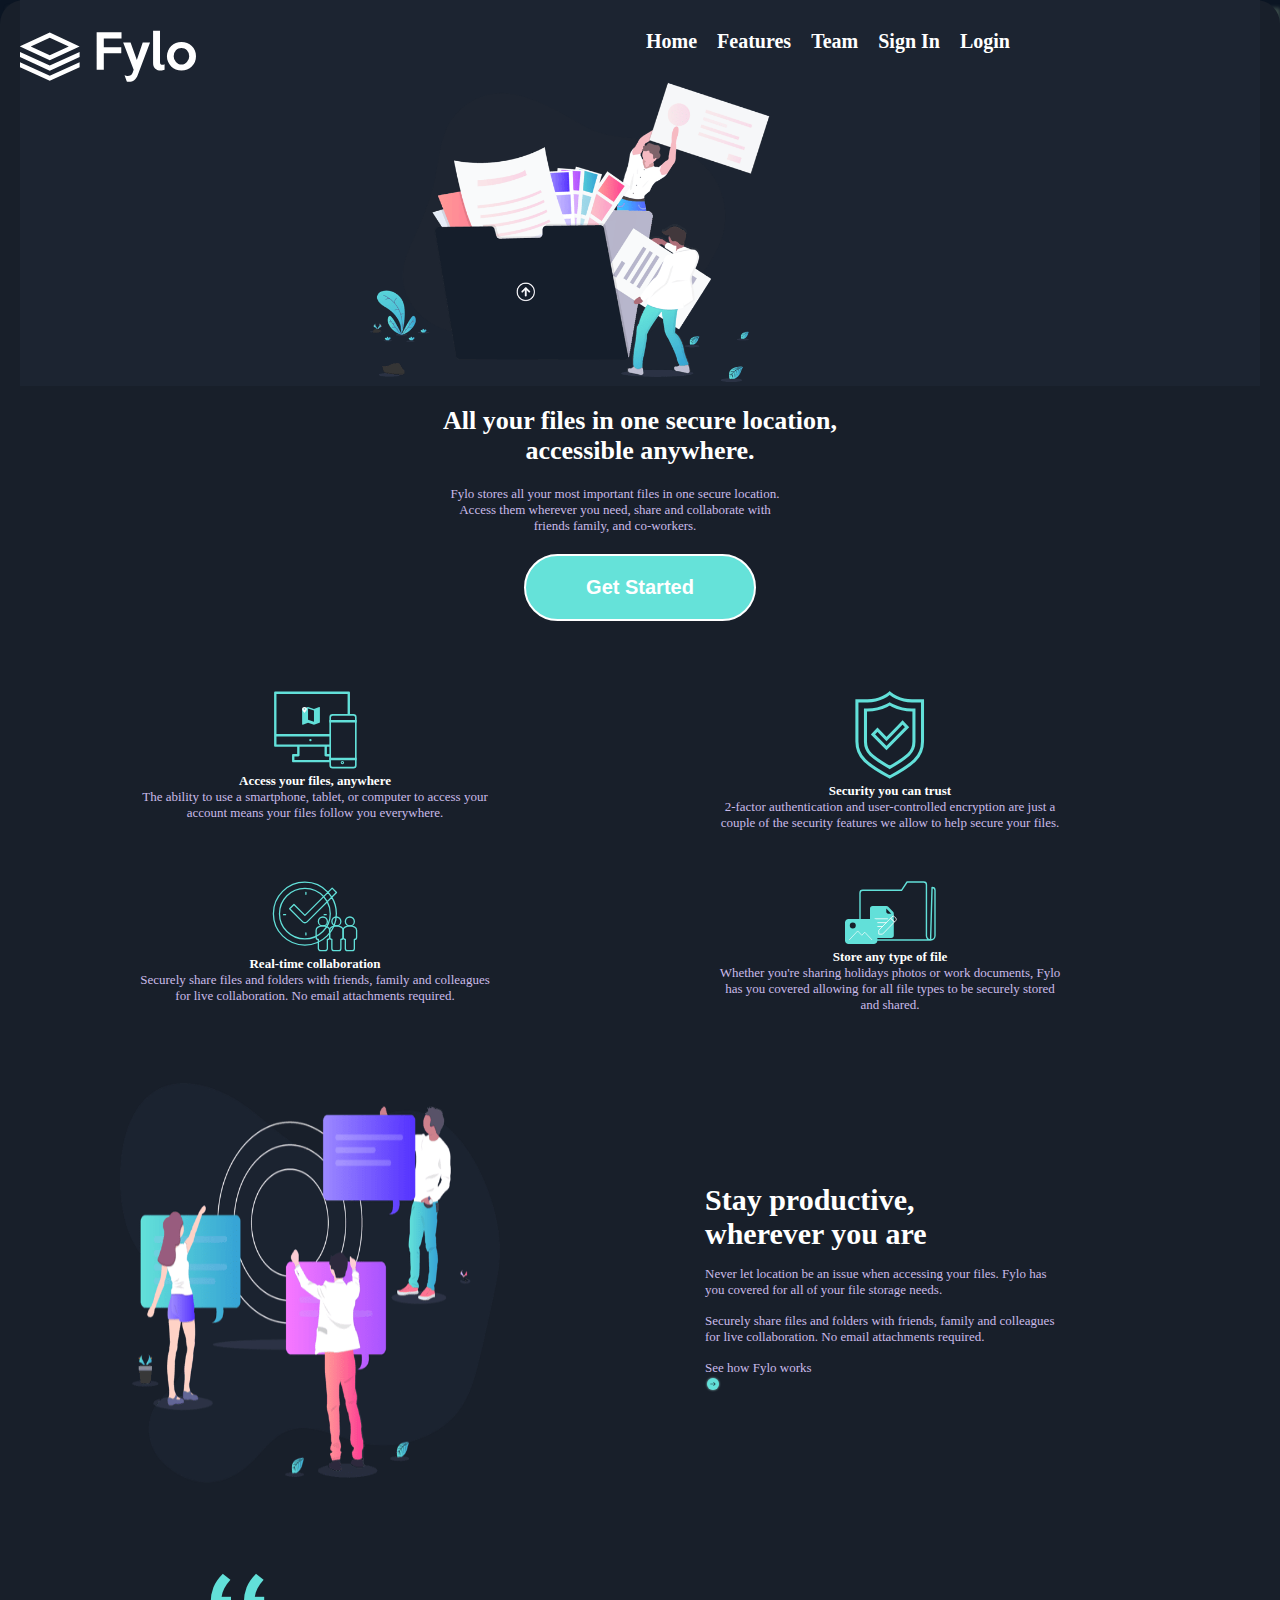
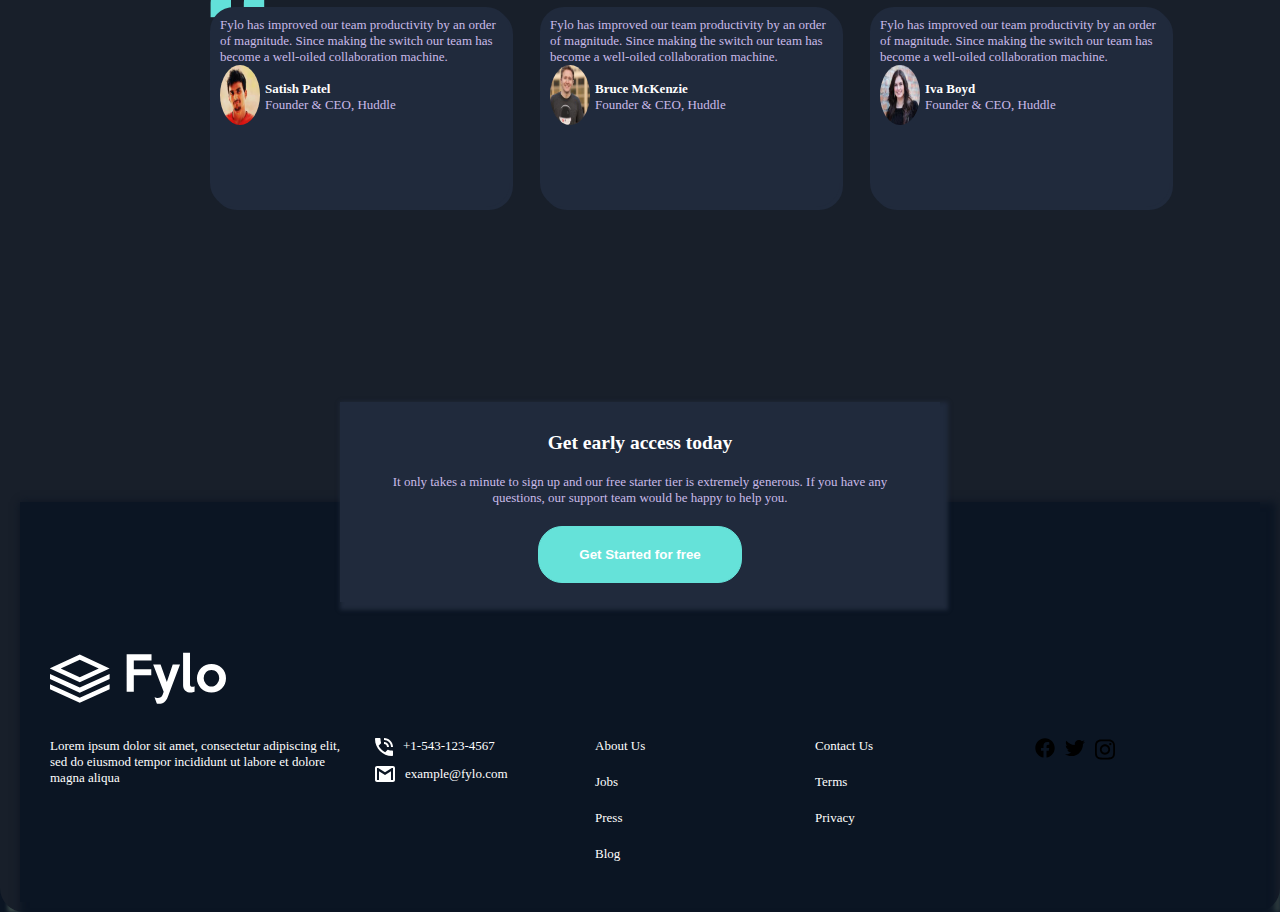
<file: fylo-dark-theme-landing-page/index.html>
<!DOCTYPE html>
<html lang="en">
<head>
  <meta charset="UTF-8">
  <meta name="viewport" content="width=device-width, initial-scale=1.0"> 
  <title>Frontend Mentor | Fylo landing page with dark theme and features grid</title>  
  <link rel="stylesheet" href="./index.css">
</head>
<body>
<div class="allcontent"> 
 <div class="nav">
  <div class="navi">
  <img src="./images/logo.svg" alt="">
  <!-- <h1>Fylo</h1> -->
  <nav>
    <p><a href="">home</a></p>
    <p><a href="">features</a></p>
    <p><a href="">team</a></p>
    <p><a href="">sign in</a></p>
    <p><a href="">Login</a></p>
  </nav>
</div>
 

  <div class="image">
    <img src="./images/illustration-intro.png" alt="">
  </div>
 </div>
 <div class="content">
  <div class="firstcontent">
  <h1>All your files in one secure location, accessible anywhere.</h1>
  <p>Fylo stores all your most important files in one secure location. Access them wherever 
    you need, share and collaborate with friends family, and co-workers.
  </p>

  <button>get Started</button>
  </div>
  
  <div class="secondcontent">
    <div class="first">
      <img src="./images/icon1.svg" alt="">
      <p>Access your files, anywhere</p>
      <p>The ability to use a smartphone, tablet, or computer to access your account means your 
        files follow you everywhere.</p>
    </div>

    <div class="first">
      <img src="./images/icon-security.svg" alt="">
      <p>Security you can trust</p>
      <p>2-factor authentication and user-controlled encryption are just a couple of the security 
        features we allow to help secure your files.
      </p>
    </div>

    <div class="first">
      <img src="./images/icon4.svg" alt="">
      <p> Real-time collaboration</p>
      <p> Securely share files and folders with friends, family and colleagues for live collaboration. 
        No email attachments required.</p>
    </div>

    <div class="first">
      <img src="./images/icon2.svg" alt="">
      <p> Store any type of file</p>
      <p>Whether you're sharing holidays photos or work documents, Fylo has you covered allowing for all 
        file types to be securely stored and shared.
      </p>
    </div>
  </div>


  <div class="thirdcontent">
    <img src="./images/illustration-stay-productive.png" alt="">
    <div>
      <p>Stay productive,<br> wherever you are
      </p>
      <p>Never let location be an issue when accessing your files. Fylo has you covered for all of your file 
        storage needs.
      </p>
      <p>Securely share files and folders with friends, family and colleagues for live collaboration. No email 
        attachments required.</p>
        <span>
          <p> See how Fylo works</p>
          <img src="./images/icon3.svg" alt="">
        </span>
    </div>
  </div>



  <div class="fourthcontent">
    <img src="./images/bg-quotes.png" alt="">
   <div class="manu">
    <div class="thephotos">
      <p> Fylo has improved our team productivity by an order of magnitude. Since making the switch our team has 
        become a well-oiled collaboration machine.</p>
      <img src="./images/profile-1.jpg" alt="">
      <span>
        <p> Satish Patel <br>
          Founder & CEO, Huddle</p>
      </span>  
    </div>


    <div class="thephotos">
      <p> Fylo has improved our team productivity by an order of magnitude. Since making the switch our team has 
        become a well-oiled collaboration machine.</p>
      <img src="./images/profile-2.jpg" alt="">
      <span>
        <p>Bruce McKenzie <br>
          Founder & CEO, Huddle</p>
      </span>  
    </div>


    <div class="thephotos">
      <p> Fylo has improved our team productivity by an order of magnitude. Since making the switch our team has 
        become a well-oiled collaboration machine.</p>
      <img src="./images/profile-3.jpg" alt="">
      <span>
        <p> Iva Boyd  <br>
          Founder & CEO, Huddle
        </p>
      </span>  
    </div>
  </div>
  </div>


  <div class="fifthcontent">
    <h2>Get early access today</h2>
    <p>It only takes a minute to sign up and our free starter tier is extremely generous. If you have any 
      questions, our support team would be happy to help you.</p>
      <button>Get Started for free</button>
  </div>

</div>


  <footer class="footer">

    <div class="fylo">
      <img src="./images/logo.svg" alt="">
      <!-- <h1>Fylo</h1> -->
    </div>

<div class="foter">
    
     <div>
       <p> Lorem ipsum dolor sit amet, consectetur adipiscing elit, sed do eiusmod tempor incididunt ut labore et 
         dolore magna aliqua
       </p>
     </div>

     <div>
      <div class="nextdown">
          <img src="./images/icon-phone.svg" alt="">
          <p>  +1-543-123-4567</p>
      </div>

      <div class="nextdown">
         <img src="./images/icon-email.svg" alt="">
         <p>example@fylo.com</p>
      </div>

     </div>

     <div class="links">
      <p>About Us</p>
      <p>Jobs</p>
      <p>Press</p>
      <p>Blog</p>
     </div>

     <div class="links">
      <p>Contact Us</p>
      <p>Terms</p>
      <p>Privacy</p>
     </div>

     <div class="icons">
      <img src="./others/facebook.svg" alt="">
      <img src="./others/twitter.svg" alt="">
      <img src="./others/instagram.svg" alt="">
     </div>
  </div>
  </footer>
</div>
 
</body>
</html>
</file>
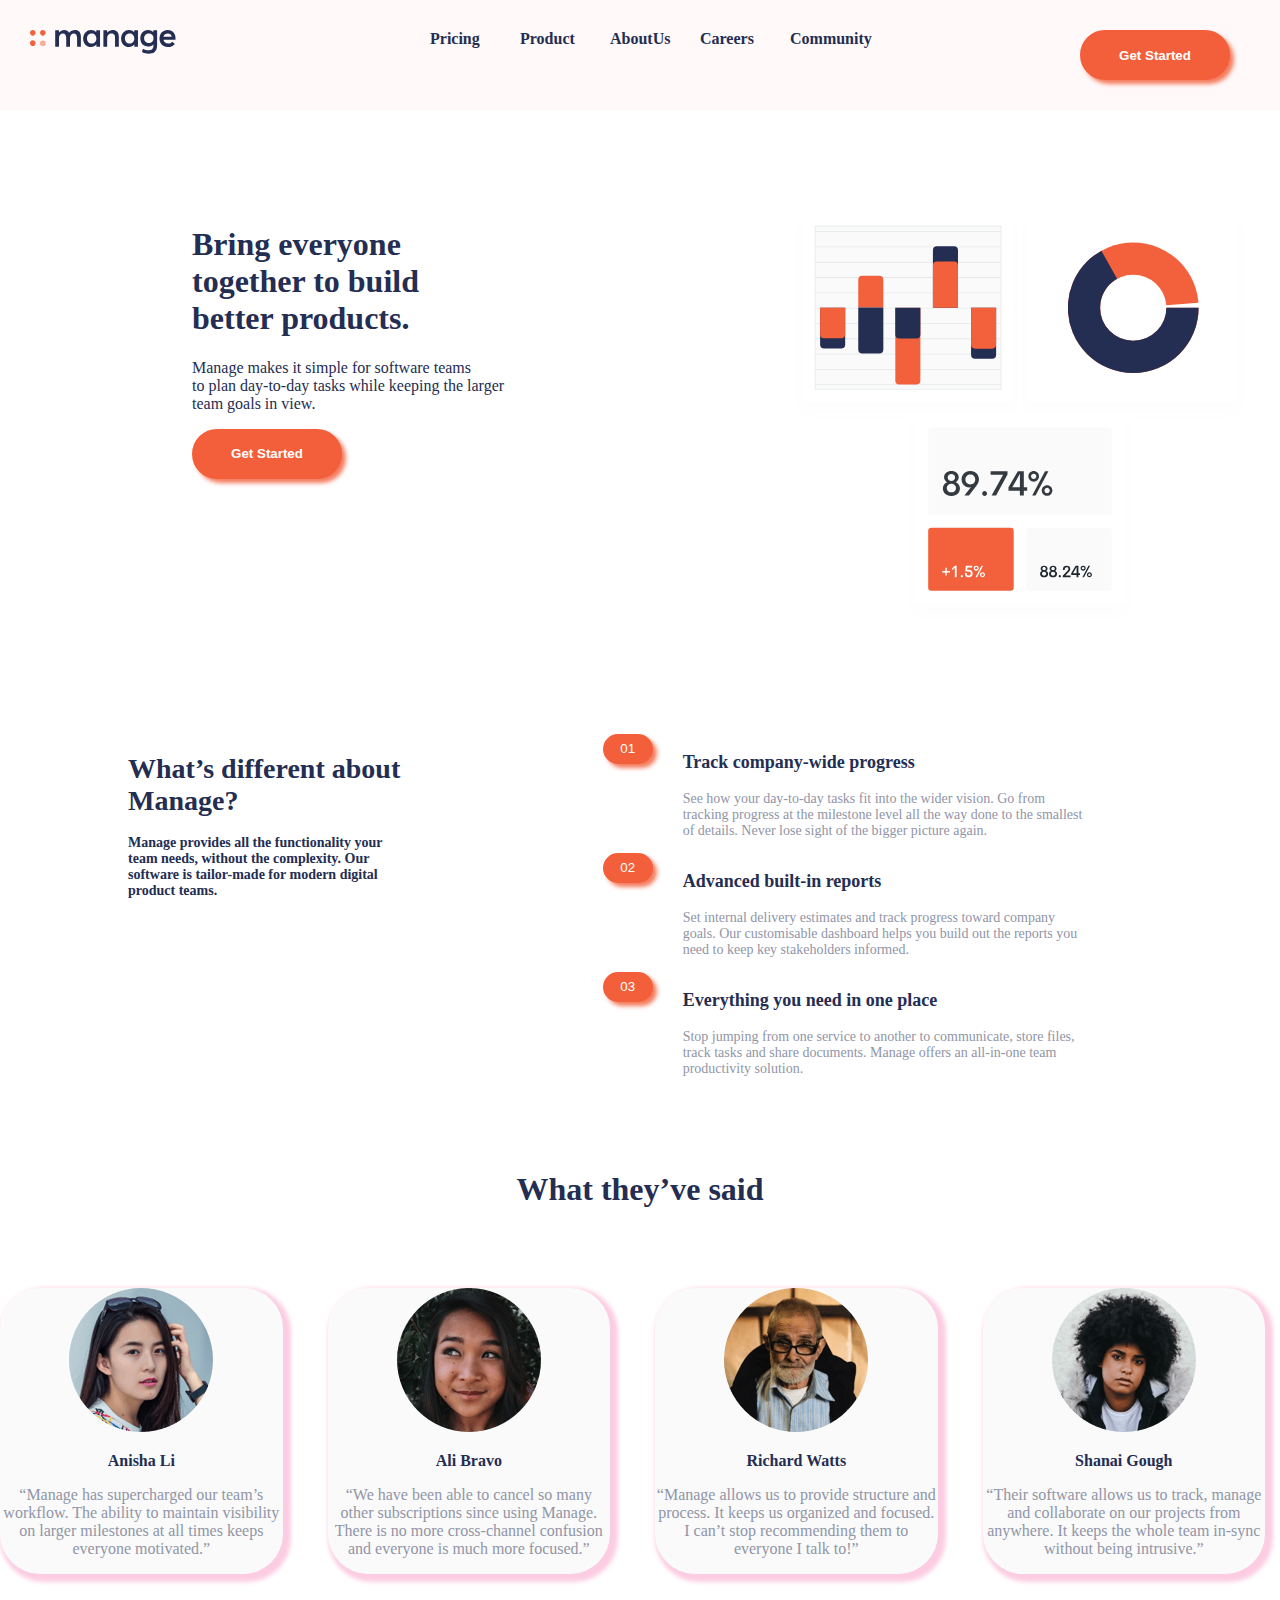
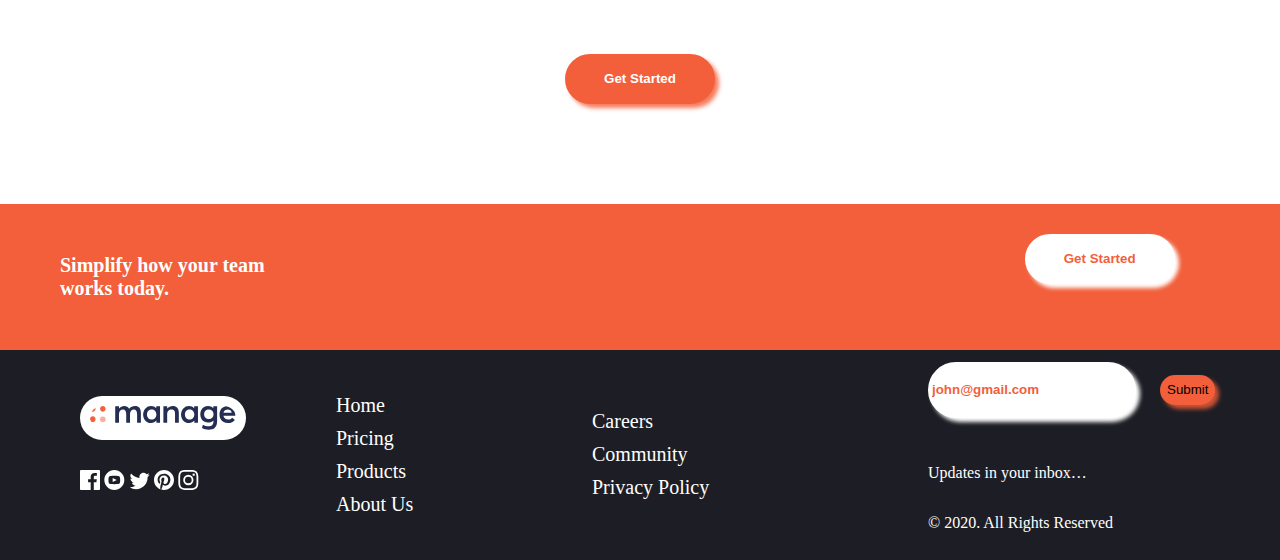
<file: manage-landing-page/index.html>
<!DOCTYPE html>
<html lang="en">

<head>
  <meta charset="UTF-8">
  <meta http-equiv="X-UA-Compatible" content="IE=edge">
  <meta name="viewport" content="width=device-width, initial-scale=1.0">
  <title>Document</title>
  <link rel="stylesheet" href="./style-guide.css">
</head>

<body>
  <div>
    <div themaincontent>
      <div class="navbarr">
        <div>
          <img src="./images/logo.svg" alt="">
        </div>
        <div class="links">
          <a href=""> Pricing</a>
          <a href=""> Product</a>
          <a href=""> AboutUs</a>
          <a href=""> Careers</a>
          <a href=""> Community</a>
        </div>
        <div>
          <button>Get Started</button>
        </div>
      </div>

      <div class="apart-from-navbar">
      <div class="fcontent">
        <div>
          <h1> Bring everyone <br> together to build <br> better products.</h1>
          <p> Manage makes it simple for software teams <br> to plan day-to-day
            tasks while keeping the larger <br> team goals in view.</p>
          <button>Get Started</button>
        </div>
        <div>
          <img src="./images/illustration-intro.svg" alt="">
        </div>
      </div>
      <div class="scontent">
        <div>
          <h1>What’s different about Manage?</h1>
          <p> Manage provides all the functionality your team needs, without
            the complexity. Our software is tailor-made for modern digital
            product teams.
          </p>
        </div>
        <div class="sscontent">
          <div class="paragphs">
            <button>01</button>
            <span>
              <p>Track company-wide progress</p>
              <p> See how your day-to-day tasks fit into the wider vision. Go from
                tracking progress at the milestone level all the way done to the
                smallest of details. Never lose sight of the bigger picture again.
              </p>
            </span>
          </div>
          <div class="paragphs">
            <button>02</button>
            <span>
              <p> Advanced built-in reports</p>
              <p> Set internal delivery estimates and track progress toward company
                goals. Our customisable dashboard helps you build out the reports
                you need to keep key stakeholders informed.</p>
            </span>
          </div>
          <div class="paragphs">
            <button>03</button>
            <span>

              <p>Everything you need in one place </p>
              <p> Stop jumping from one service to another to communicate, store files,
                track tasks and share documents. Manage offers an all-in-one team
                productivity solution.
              </p>
            </span>
          </div>
        </div>
      </div>
      <div class="headingone">
        <h1>What they’ve said</h1>
      </div>
      <div class="ourusers">
        <div class="users">
          <img src="./images/avatar-anisha.png" alt="">
          <p> Anisha Li</p>
          <p> “Manage has supercharged our team’s workflow. The ability to maintain
            visibility on larger milestones at all times keeps everyone motivated.”</p>
        </div>
        <div class="users">
          <img src="./images/avatar-ali.png" alt="">
          <p> Ali Bravo</p>
          <p> “We have been able to cancel so many other subscriptions since using
            Manage. There is no more cross-channel confusion and everyone is much
            more focused.”
          </p>
        </div>
        <div class="users">
          <img src="./images/avatar-richard.png" alt="">
          <p> Richard Watts</p>
          <p> “Manage allows us to provide structure and process. It keeps us organized
            and focused. I can’t stop recommending them to everyone I talk to!”</p>
        </div>
        <div class="users">
          <img src="./images/avatar-shanai.png" alt="">
          <p>Shanai Gough</p>
          <p> “Their software allows us to track, manage and collaborate on our projects
            from anywhere. It keeps the whole team in-sync without being intrusive.”</p>
        </div>
      </div>
      <div class="btn"><button> Get Started</button></div>
      <div class="lst">
        <div><strong>
            <p>
              Simplify how your team <br> works today.</p>
          </strong></div>
        <div><button><a href=""> Get Started</a></button></div>
      </div>
      <div class="footer">
        <div>
          <img src="./images/logo.svg" alt="">
          <span>
            <img src="./images/icon-facebook.svg" alt="">
            <img src="./images/icon-youtube.svg" alt="">
            <img src="./images/icon-twitter.svg" alt="">
            <img src="./images/icon-pinterest.svg" alt="">
            <img src="./images/icon-instagram.svg" alt="">
          </span>
        </div>
        <div>
          <a href=""> Home</a>
          <a href=""> Pricing</a>
          <a href=""> Products</a>
          <a href=""> About Us</a>
        </div>
        <div>
          <a href=""> Careers</a>
          <a href=""> Community</a>
          <a href=""> Privacy Policy</a>
        </div>

        <div class="email">
          <div>
            <span>
              <input type="email" name="email" id="email" placeholder="john@gmail.com">
              <input type="submit" name="GO" placeholder="Go">
            </span>
            <p>Updates in your inbox…</p>
          </div>
          <div>
            <p>&copy; 2020. All Rights Reserved</p>
          </div>
        </div>
      </div>

    </div>
  </div>
  </div>
</body>

</html>
</file>
<file: fylo-dark-theme-landing-page/index.css>
* {
    padding: 0;
    box-sizing: border-box;
    margin: 0;
}

body {
    width: 100%;
    margin: auto;
    background-color: #40514e;
    box-shadow: inset 4px 4px 4px 4px hsl(216, 53%, 9%);

}

.allcontent {
    background-color: hsl(218, 28%, 13%);
    height: 100%;
    padding: 0px 20px;
    padding-bottom: 10px;
    border-radius: 24px;
    font-family: cursive;
    font-size: 13px;
}

.icons {
    width: 15px;
}

.nav {
    background-color: hsl(217, 28%, 15%);
    padding-top: 30px;
}

.navi {
    display: flex;
    flex-direction: row;
}

.nav nav {
    display: flex;
    font-size: 20px;
    flex-direction: row;
    gap: 20px;
    margin-left: 250px;
}

.navi nav {
    padding-left: 200px;
}

.nav .navi nav p a {
    text-decoration: none;
    color: white;
    text-transform: capitalize;
    font-size: 20px;
    font-weight: 600;
}

.image img {
    position: relative;
    height: 300px;
    width: 400px;
    margin-left: 350px;
}

.firstcontent {
    margin: auto;
    text-align: center;
    justify-content: center;
    align-content: center;
    position: relative;
    width: 500px;
    padding-top: 20px;
    color: white;
}

.firstcontent p {
    width: 410px;
    padding: 20px 30px;
    margin-left: 20px;
    color: #cabbe9;
}

.firstcontent button {
    border: 2px solid white;
    padding: 20px 60px;
    background-color: hsl(176, 68%, 64%);
    border-radius: 40px;
    color: white;
    text-transform: capitalize;
    font-weight: bolder;
    font-size: 20px;
}

.secondcontent {
    margin-left: 100px;
    margin-top: 50px;
    display: grid;
    gap: 10px;
    grid-template-columns: 1fr 1fr;
}

.first {
    width: 350px;
    text-align: center;
    margin: 20px;
    margin-right: 10px;
    color: white;
}

.thirdcontent {
    margin-top: 50px;
    margin-left: 100px;
    display: grid;
    grid-template-columns: 1fr 1fr;
    gap: 30px;
}

.thirdcontent>img {
    width: 380px;
    height: 400px;
}

.thirdcontent div {
    margin-top: 100px;
    display: grid;
    grid-template-rows: 1fr 1fr 1fr 1fr;
    grid-gap: 15px;
    height: 200px;
    width: 350px;
}

.thirdcontent div>p:nth-of-type(1) {
    font-weight: bolder;
    font-size: 30px;
    color: white;
}

.first p:nth-of-type(1) {
    font-weight: bold;
}

.first p:nth-of-type(2) {
    color: #cabbe9;
}

.thirdcontent div p {
    color: #cabbe9;
}

.fourthcontent {
    width: 500px;
    margin-top: 90px;
    margin-left: 190px;
}

.thephotos img {
    height: 60px;
    width: 40px;
    border-radius: 50%;
}

.thephotos {
    height: 200px;
    width: 300px;
    color: #cabbe9;
    background-color: hsl(219, 30%, 18%);
    box-shadow: 3px 3px hsl(219, 30%, 18%);
    padding: 10px;
    border: 1px;
    border-radius: 24px;
}

.manu {
    /* margin-left: 180px; */
    display: grid;
    grid-template-columns: 1fr 1fr 1fr;
    gap: 30px;
    margin-bottom: 40px;
    position: relative;
    bottom: 15px;
}

.thephotos span {
    position: relative;
    bottom: 48px;
    left: 45px;
}

.thephotos span p::first-line {
    color: white;
    font-weight: bold;
}

.fifthcontent {
    position: relative;
    z-index: 1;
    top: 100px;
    width: 600px;
    height: 200px;
    margin: auto;
    background-color: hsl(219, 30%, 18%);
    color: white;
    text-align: center;
    padding: 30px;
    margin-top: 80px;
    box-shadow: 4px 4px 4px 4px hsl(219, 30%, 18%);

}

.fifthcontent h2 {
    padding-bottom: 20px;
}

.fifthcontent p {
    padding-bottom: 20px;
    color: #cabbe9;
}

.fifthcontent button {
    padding: 20px 40px;
    background-color: hsl(176, 68%, 64%);
    border-radius: 24px;
    border: 1px hsl(176, 68%, 64%) solid;
    color: white;
    font-weight: bold;
}

.footer {
    box-shadow: 8px 8px 8px 8px hsl(216, 53%, 9%);
    padding: 30px;
    height: 400px;
    background-color: hsl(216, 53%, 9%);
}

.fylo {
    padding-top: 120px;
}

.foter {
    display: grid;
    grid-template-columns: 300px 1fr 1fr 1fr 1fr;
    gap: 25px;
    padding-top: 30px;
    color: white;
}

.icons {
    display: grid;
    grid-template-columns: 20px 20px 20px;
    gap: 10px;
}

.links {
    display: flex;
    flex-direction: column;
    gap: 20px;
}

.nextdown {
    display: flex;
    flex-direction: row;
    gap: 10px;
    padding-bottom: 10px;
}
</file>
<file: manage-landing-page/style-guide.css>
body {
     padding: 0;
     margin: 0;
     box-sizing: border-box;
 }

 .themaincontent {
     background-color: hsl(0, 0%, 98%);
     overflow-x: hidden;
 }

 .navbarr {
     display: grid;
     grid-template-columns: 1fr 1fr 1fr;
     padding: 30px;
     gap: 90px;
     height: 50px;
     position: fixed;
     top: 0;
     z-index: 90;
     background-color: rgb(255, 249, 249);

 }

 .links {
     display: flex;
     flex-direction: row;
     gap: 30px;
 }

 .links a {
     text-decoration: none;
     color: hsl(228, 39%, 23%);
     width: 60px;
     font-weight: bolder;
 }

 .links a:hover {
     color: rgba(61, 55, 55, 0.989);
     font-weight: 300;
 }

 .links+div>button {
     background-color: hsl(12, 88%, 59%);
     width: 150px;
     height: 50px;
     border-radius: 40px;
     border: 2px solid hsl(12, 88%, 59%);
     box-shadow: 4px 4px 4px hsla(12, 88%, 59%, 0.817);
     color: white;
     font-weight: bolder;
     position: absolute;
     right: 50px;
 }

 .fcontent {
     display: grid;
     grid-template-columns: 1fr 1fr;
     gap: 100px;
     margin-left: 15%;
     color: hsl(228, 39%, 23%);

 }

 .fcontent div>img {
     height: 80%;
 }

 .fcontent div>button,
 .btn button {
     background-color: hsl(12, 88%, 59%);
     width: 150px;
     height: 50px;
     border-radius: 40px;
     border: 2px solid hsl(12, 88%, 59%);
     box-shadow: 4px 4px 4px hsla(12, 88%, 59%, 0.817);
     color: white;
     font-weight: bolder;
 }

 .scontent {
     color: hsl(228, 39%, 23%);
     margin: 0px 10%;
     display: grid;
     gap: 200px;
     font-size: 14px;
     font-weight: 700;
     grid-template-columns: 1fr 2fr;
 }

 .sscontent {
     width: 90%;
 }

 .paragphs {
     display: grid;
     grid-template-columns: 50px 400px;
     gap: 30px;
 }

 .paragphs span p:nth-of-type(1) {
     font-size: 18px;
 }

 .paragphs span p:nth-of-type(2) {
     color: hsl(227, 12%, 61%);
     font-weight: 400;
 }

 .paragphs button {
     height: 30px;
     padding: 5px;
     background-color: hsl(12, 88%, 59%);
     border-radius: 40px;
     border: 2px solid hsl(12, 88%, 59%);
     box-shadow: 4px 4px 4px hsla(12, 88%, 59%, 0.817);
     color: white;
 }

 .headingone {
     text-align: center;
     color: hsl(228, 39%, 23%);
     margin: 80px 0px;
 }

 .ourusers {
     display: grid;
     grid-template-columns: 1fr 1fr 1fr 1fr;
     gap: 30px;
     text-align: center;
     margin-bottom: 80px;
 }

 .users {
     background-color: hsl(0, 0%, 98%);
     box-shadow: 4px 4px 4px 4px #fccde2;
     width: 95%;
     border-radius: 40px;
 }

 .users p:nth-of-type(1) {
     color: hsl(228, 39%, 23%);
     font-weight: 800;
 }

 .users p:nth-of-type(2) {
     color: hsl(227, 12%, 61%);
     font-weight: 400;
 }

 .btn {
     text-align: center;
     margin-bottom: 100px;
 }

 .lst {
     background-color: hsl(12, 88%, 59%);
     display: flex;
     flex-direction: row;
     gap: 50%;
 }

 .lst div {
     padding: 30px 60px;

 }

 .lst div strong p {
     color: white;
     font-size: 20px;
 }

 .lst button {
     background-color: white;
     width: 150px;
     height: 50px;
     border-radius: 40px;
     border: 2px solid white;
     box-shadow: 4px 4px 4px white;
     font-weight: bolder;
 }

 .lst button a {
     text-decoration: none;
     color: hsl(12, 88%, 59%);
 }

 .footer {
     display: grid;
     grid-template-columns: 1fr 1fr 1fr 2fr;
     background-color: hsl(233, 12%, 13%);
     height: 210px;
     color: white;
 }

 .footer div {
     margin: auto;
     margin-left: 80px;
 }

 .footer div:nth-child(1) {
     display: grid;
     grid-template-rows: 1fr 1fr;
     gap: 30px;
 }

 .footer div:nth-child(1)>img {
     background-color: white;
     padding: 10px;
     border-radius: 40px;
 }

 .footer div:nth-of-type(2),
 .footer div:nth-of-type(3) {
     display: flex;
     flex-direction: column;
     gap: 10px;
 }

 .footer div:nth-of-type(2) a,
 .footer div:nth-of-type(3) a {
     color: white;
     font-weight: 300;
     font-size: 20px;
     text-decoration: none;
 }

 .email {
     margin-left: 10px;
 }

 .email div:nth-of-type(1) {
     display: flex;
     flex-direction: column;
 }

 .email div:nth-of-type(1) span input:nth-of-type(1) {
     background-color: white;
     width: 200px;
     height: 50px;
     border-radius: 40px;
     border: 2px solid white;
     box-shadow: 4px 4px 4px white;
     font-weight: bolder;
     margin-right: 20px;
 }

 .email div:nth-of-type(1) span input:nth-of-type(1)::placeholder {
     color: hsl(12, 88%, 59%);
 }

 .email div:nth-of-type(1) span input:nth-of-type(2)::placeholder {
     color: white;
 }

 .email div:nth-of-type(1) span input:nth-of-type(2) {
     height: 30px;
     padding: 5px;
     background-color: hsl(12, 88%, 59%);
     border-radius: 40px;
     border: 2px solid hsl(12, 88%, 59%);
     box-shadow: 4px 4px 4px hsla(12, 88%, 59%, 0.817);
 }

 .apart-from-navbar {
     margin-top: 16%;
 }
</file>
